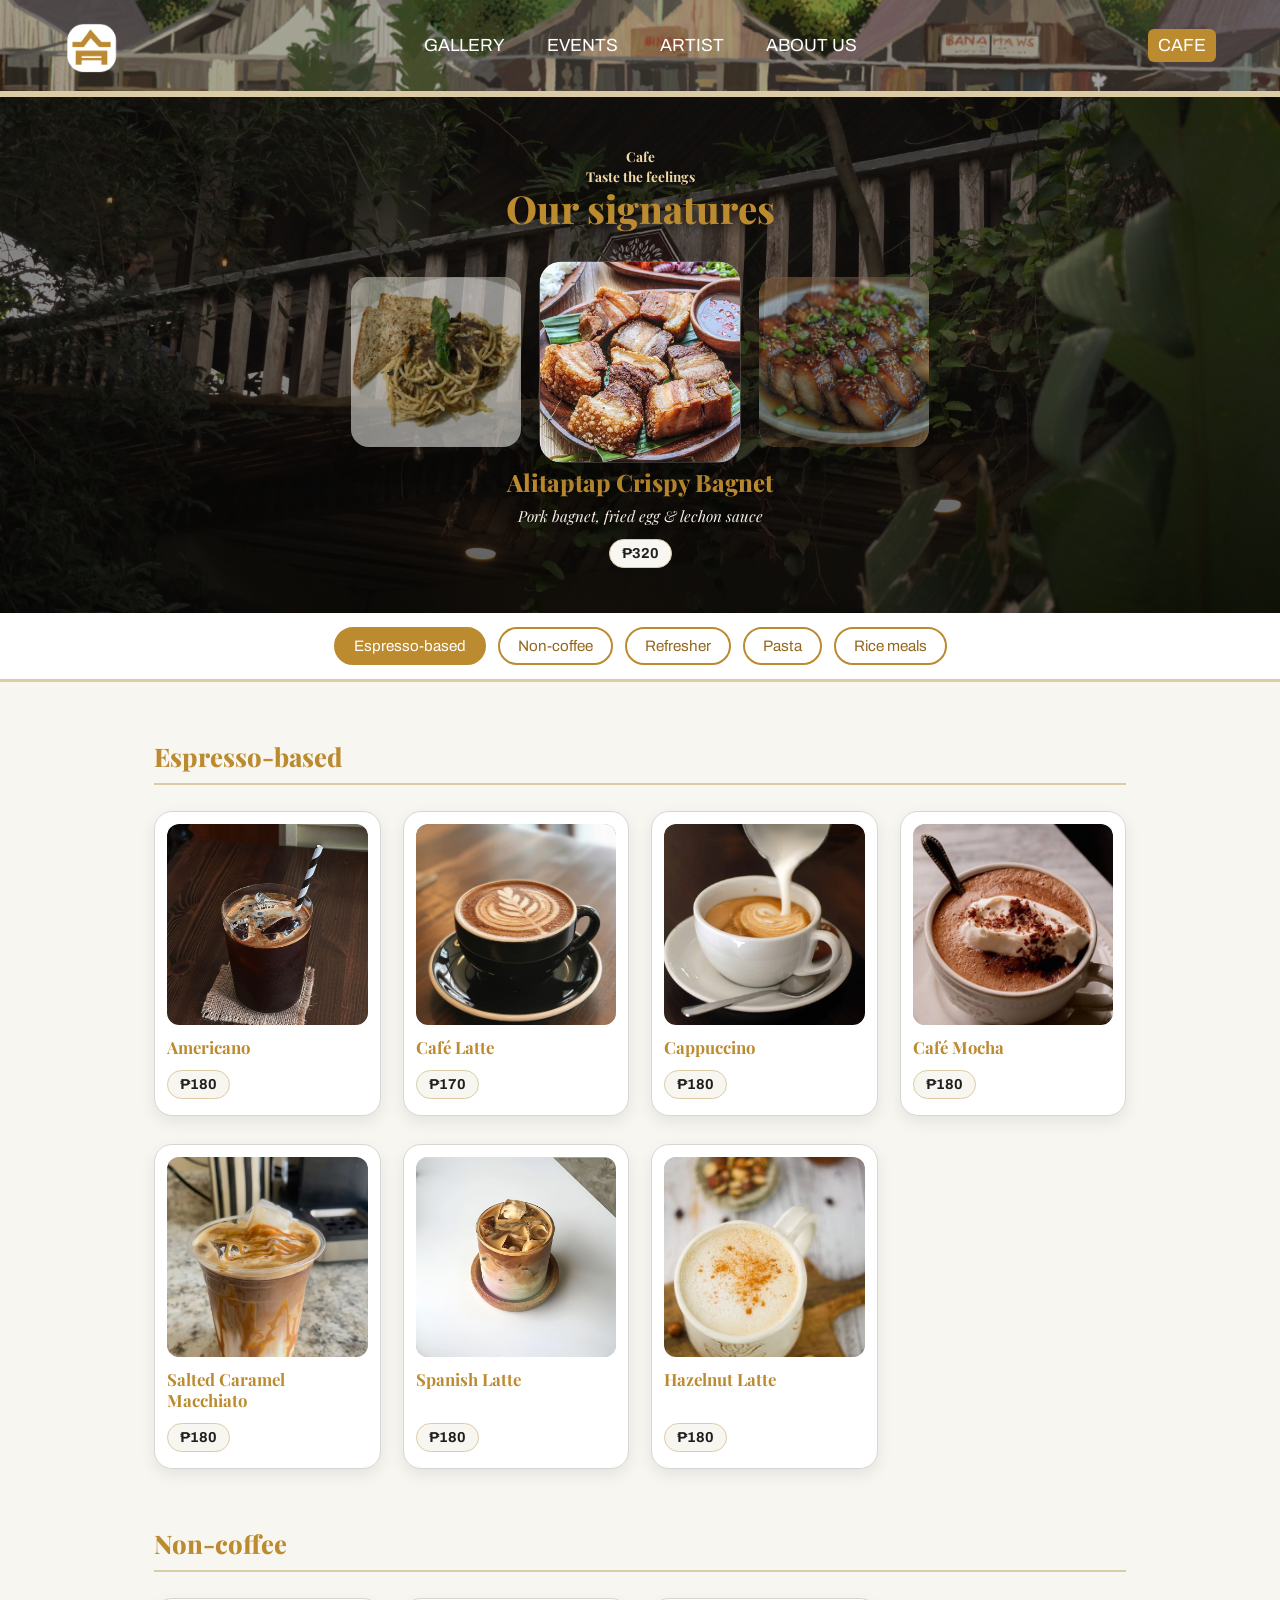
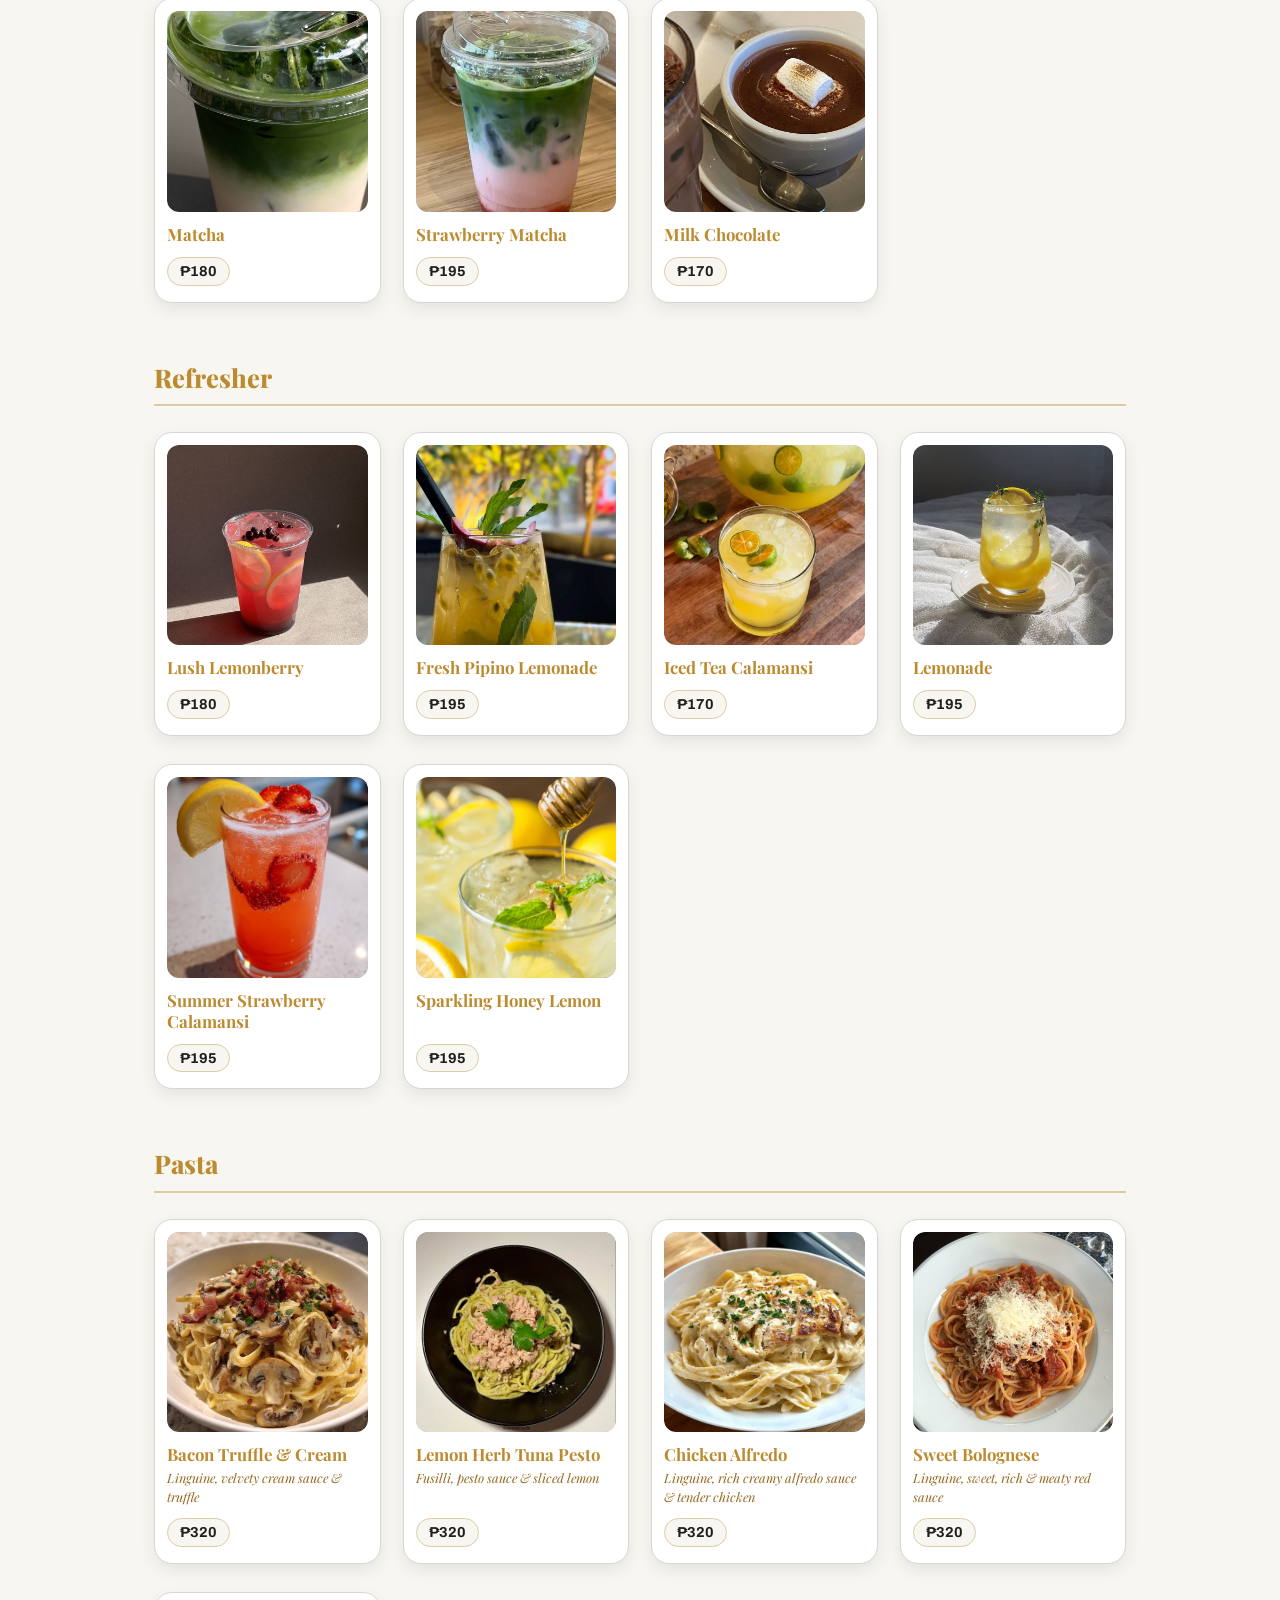
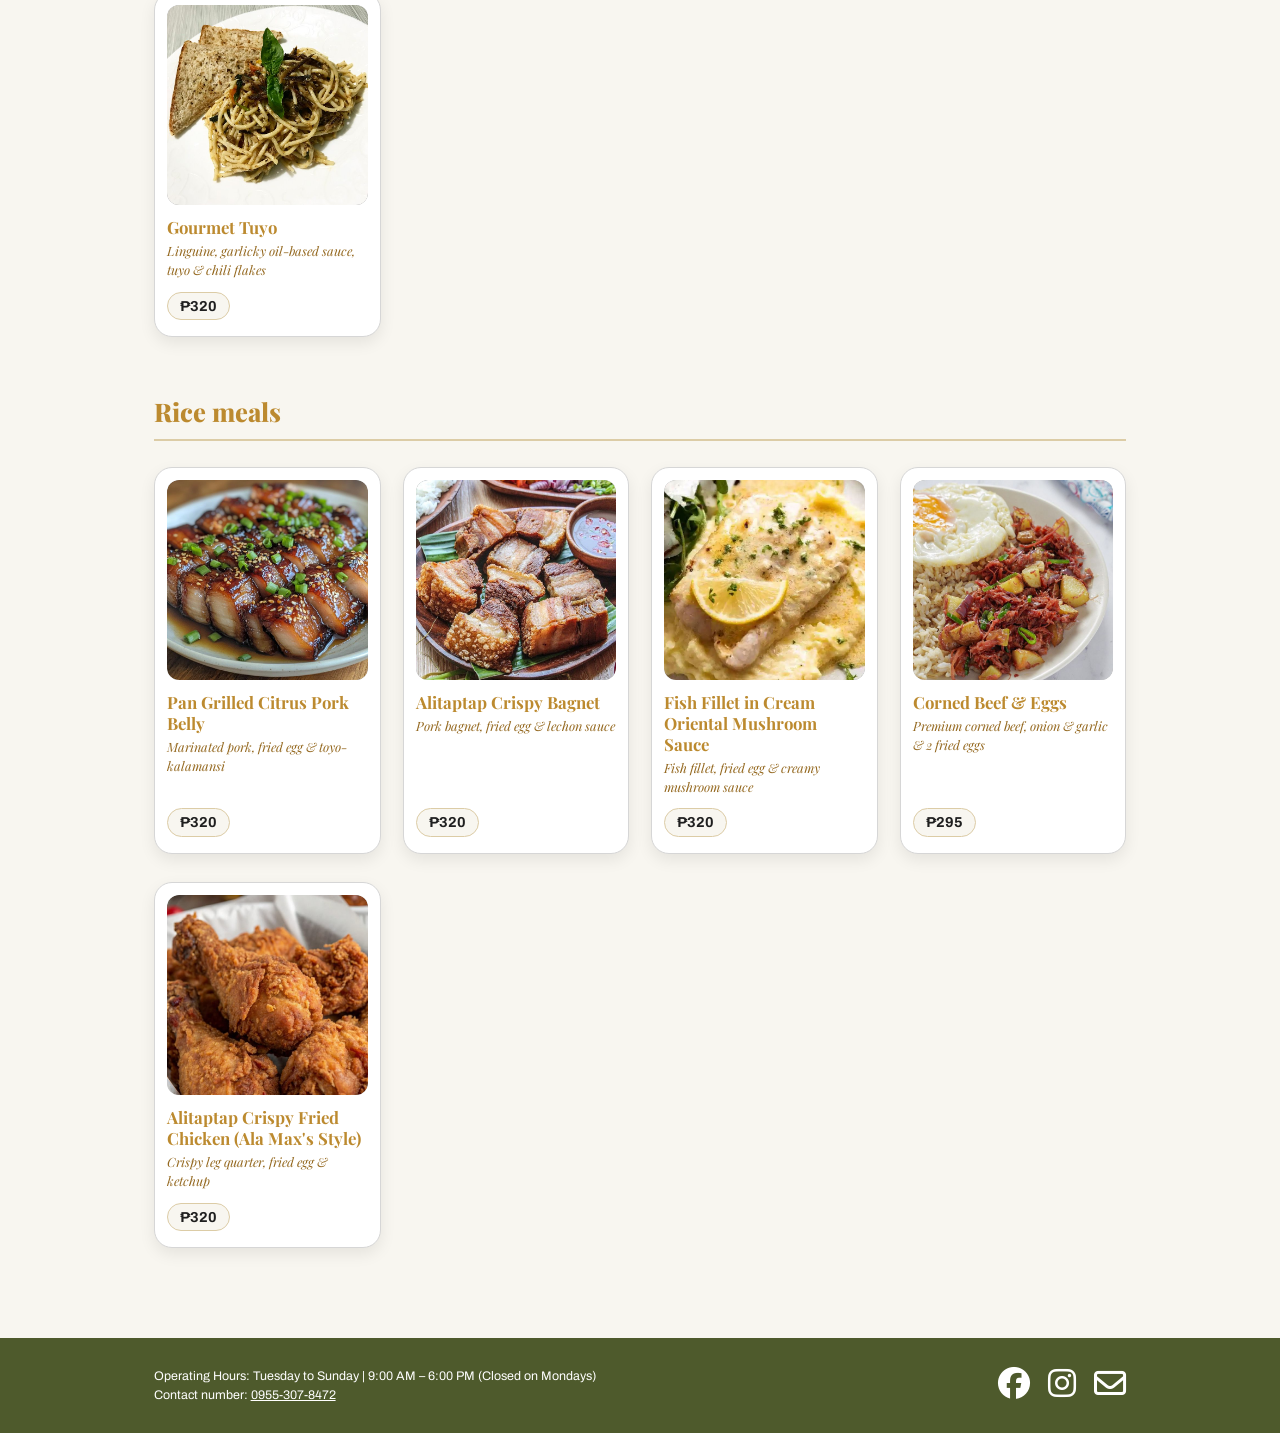
<file: cafe.html>
<!DOCTYPE html>
<html lang="en">

<head>
    <meta charset="UTF-8">
    <meta name="viewport" content="width=device-width, initial-scale=1.0">
    <title>Cafe - Alitaptap Artists Community</title>

    <link rel="apple-touch-icon" sizes="180x180" href="Favicon/apple-touch-icon.png">
    <link rel="icon" type="image/png" sizes="32x32" href="Favicon/favicon-32x32.png">
    <link rel="icon" type="image/png" sizes="16x16" href="Favicon/favicon-16x16.png">
    <link rel="manifest" href="Favicon/site.webmanifest">

    <link rel="stylesheet" href="https://cdnjs.cloudflare.com/ajax/libs/font-awesome/6.5.2/css/all.min.css">
    <link rel="stylesheet" href="style.css">
    <script src="menu.js" defer></script>
    <style>
        header.cafe-header {
            background:
                linear-gradient(rgba(0, 0, 0, .35), rgba(0, 0, 0, .35)),
                url("Pictures/banners/4.jpg") center / cover no-repeat;
        }

        .product-card .img-box img,
        .signature-pick .img-box img {
            width: 100%;
            height: 100%;
            object-fit: cover;
            display: block;
            border-radius: inherit;
        }

        .signatures {
            position: relative;
            overflow: hidden;
            isolation: isolate;
            padding-top: 50px;
            padding-bottom: 45px;
        }
        .signatures .sig-bg {
            position: absolute;
            inset: 0;
            z-index: -1;
        }
        .signatures .sig-bg img {
            position: absolute;
            inset: 0;
            width: 100%;
            height: 100%;
            object-fit: cover;
            opacity: 0;
            transform: scale(1.04);
            transition: opacity 1.2s ease, transform 6s ease;
        }
        .signatures .sig-bg img.active {
            opacity: 1;
            transform: scale(1);
        }
        .signatures .sig-bg::after {
            content: "";
            position: absolute;
            inset: 0;
            background: linear-gradient(180deg, rgba(0, 0, 0, .55) 0%, rgba(0, 0, 0, .45) 45%, rgba(0, 0, 0, .65) 100%);
        }

        .signatures .subhead { color: #f1d9a6; }
        .signatures h2,
        .signatures #sigName {
            color: var(--gold);
            text-shadow: 0 2px 12px rgba(0, 0, 0, .5);
        }
        .signatures h2 { margin-bottom: 24px; }
        .signatures #sigDesc {
            color: #f5efe4;
            text-shadow: 0 1px 8px rgba(0, 0, 0, .6);
        }
        .signatures .signature-info { margin-top: 18px; }

        @media (prefers-reduced-motion: reduce) {
            .signatures .sig-bg img { transition: none; transform: none; }
        }

        @media (max-width: 900px) {
            .menu-browse .menu-tabs {
                gap: 8px !important;
                padding-top: 10px !important;
                padding-bottom: 10px !important;
            }
            .menu-browse .menu-tabs .menu-tab {
                padding: 7px 16px !important;
                font-size: .95rem !important;
                border-width: 1.5px !important;
                min-height: 0 !important;
                line-height: 1.2 !important;
            }
        }
        @media (max-width: 520px) {
            .menu-browse .menu-tabs { gap: 6px !important; }
            .menu-browse .menu-tabs .menu-tab {
                padding: 6px 13px !important;
                font-size: .85rem !important;
            }
        }
    </style>
</head>

<body>

    <header class="cafe-header">
        <div class="logo-area">
            <a href="index.html"><img src="Pictures/logo.png" alt="Alitaptap Artists Community logo"></a>
        </div>
        <nav>
            <a href="gallery.html">GALLERY</a>
            <a href="events.html">EVENTS</a>
            <a href="artists.html">ARTIST</a>
            <a href="about.html">ABOUT US</a>
        </nav>
        <a href="cafe.html" class="nav-cafe active">CAFE</a>
    </header>

    <section class="signatures">
        <div class="sig-bg" id="sigBg" aria-hidden="true"></div>

        <span class="subhead">Cafe</span>
        <span class="subhead">Taste the feelings</span>
        <h2>Our signatures</h2>
        <div class="signature-row" id="signatureRow"></div>
        <div class="signature-info" aria-live="polite">
            <h3 id="sigName"></h3>
            <p id="sigDesc"></p>
            <div class="product-prices" id="sigPrice"></div>
        </div>
    </section>

    <section class="menu-browse">
        <div class="menu-tabs" id="menuTabs" role="tablist" aria-label="Menu categories"></div>
        <div id="menuSections"></div>
    </section>

    <footer>
        <div class="footer-info">
            <p>Operating Hours: Tuesday to Sunday | 9:00 AM – 6:00 PM (Closed on Mondays)</p>
            <p>Contact number: <a href="tel:+639553078472">0955-307-8472</a></p>
        </div>
        <div class="socials">
            <a href="https://www.facebook.com/AlitaptapArtistsCommunity" target="_blank" rel="noopener" aria-label="Facebook">
                <i class="fa-brands fa-facebook"></i>
            </a>
            <a href="https://www.instagram.com/alitaptapartcafe/" target="_blank" rel="noopener" aria-label="Instagram">
                <i class="fa-brands fa-instagram"></i>
            </a>
            <a href="mailto:alitaptapartistcommunity@gmail.com" aria-label="Email">
                <i class="fa-regular fa-envelope"></i>
            </a>
        </div>
    </footer>

    <script>
        const CAFE_BG_FOLDER = 'Pictures/Cafe/';
        const CAFE_BG_PHOTOS = [
            'cafe-sign.jpg',      
            'cafe-terrace.jpg',   
            'cafe-tables.jpg',    
            'cafe-counter.jpg'    
        ];
        const CAFE_BG_SECONDS = 8;  

        (function () {
            const bg = document.getElementById('sigBg');
            bg.innerHTML = CAFE_BG_PHOTOS.map((file, i) =>
                `<img src="${encodeURI(CAFE_BG_FOLDER + file)}" alt="" class="${i === 0 ? 'active' : ''}"
                      onerror="console.warn('Background photo not found:', '${file}')">`
            ).join('');

            const slides = bg.querySelectorAll('img');
            if (slides.length < 2) return;
            if (window.matchMedia('(prefers-reduced-motion: reduce)').matches) return;

            let current = 0;
            setInterval(() => {
                slides[current].classList.remove('active');
                current = (current + 1) % slides.length;
                slides[current].classList.add('active');
            }, CAFE_BG_SECONDS * 1000);
        })();

        const IMG_FOLDERS = [
            'Pictures/Cafe/',
            'Pictures/Cafe/Cafe-Pictures/'
        ];

        const SIZE_LABELS = ['', ''];

        const MENU = [
            { id: 'espresso', name: 'Espresso-based', items: [
                { name: 'Americano', prices: [180], img: 'Americano.jpg' },
                { name: 'Café Latte', prices: [170], img: 'Cafe Latte.jpg' },
                { name: 'Cappuccino', prices: [180], img: 'Cappuccino.jpg' },
                { name: 'Café Mocha', prices: [180], img: 'Cafe Mocha.jpg' },
                { name: 'Salted Caramel Macchiato', prices: [180], img: 'Salted Caramel Macchiato.jpg' },
                { name: 'Spanish Latte', prices: [180], img: 'Spanish Latte.jpg' },
                { name: 'Hazelnut Latte', prices: [180], img: 'Hazelnut Latte.jpg' }
            ]},
            { id: 'noncoffee', name: 'Non-coffee', items: [
                { name: 'Matcha', prices: [180], img: 'Matcha.jpg' },
                { name: 'Strawberry Matcha', prices: [195], img: 'Starwberry Match.jpg' },
                { name: 'Milk Chocolate', prices: [170], img: 'Milk Chocolate.jpg' }
            ]},
            { id: 'refresher', name: 'Refresher', items: [
                { name: 'Lush Lemonberry', prices: [180], img: 'lush lemonberry.jpg' },
                { name: 'Fresh Pipino Lemonade', prices: [195], img: 'fresh pipino lemonade.jpg' },
                { name: 'Iced Tea Calamansi', prices: [170], img: 'iced tea calamansi.jpg' },
                { name: 'Lemonade', prices: [195], img: 'lemonade.jpg' },
                { name: 'Summer Strawberry Calamansi', prices: [195], img: 'summerstrawberrycalamansi.jpg' },
                { name: 'Sparkling Honey Lemon', prices: [195], img: 'sparkling honey lemon.jpg' }
            ]},
            { id: 'pasta', name: 'Pasta', items: [
                { name: 'Bacon Truffle & Cream', desc: 'Linguine, velvety cream sauce & truffle', prices: [320], img: 'bacontruffle.jpg' },
                { name: 'Lemon Herb Tuna Pesto', desc: 'Fusilli, pesto sauce & sliced lemon', prices: [320], img: 'lemonherb.jpg' },
                { name: 'Chicken Alfredo', desc: 'Linguine, rich creamy alfredo sauce & tender chicken', prices: [320], img: 'alfredo.jpg' },
                { name: 'Sweet Bolognese', desc: 'Linguine, sweet, rich & meaty red sauce', prices: [320], img: 'bolognese.jpg' },
                { name: 'Gourmet Tuyo', desc: 'Linguine, garlicky oil-based sauce, tuyo & chili flakes', prices: [320], img: 'tuyo.jpg' }
            ]},
            { id: 'rice-meals', name: 'Rice meals', items: [
                { name: 'Pan Grilled Citrus Pork Belly', desc: 'Marinated pork, fried egg & toyo-kalamansi', prices: [320], img: 'porkbelly.jpg' },
                { name: 'Alitaptap Crispy Bagnet', desc: 'Pork bagnet, fried egg & lechon sauce', prices: [320], img: 'crispybagnet.jpg' },
                { name: 'Fish Fillet in Cream Oriental Mushroom Sauce', desc: 'Fish fillet, fried egg & creamy mushroom sauce', prices: [320], img: 'fishfillet.jpg' },
                { name: 'Corned Beef & Eggs', desc: 'Premium corned beef, onion & garlic & 2 fried eggs', prices: [295], img: 'cornbeef.jpg' },
                { name: "Alitaptap Crispy Fried Chicken (Ala Max's Style)", desc: 'Crispy leg quarter, fried egg & ketchup', prices: [320], img: 'friedchicken.jpg' }
            ]}
        ];

        const SIGNATURES = ['Gourmet Tuyo', 'Alitaptap Crispy Bagnet', 'Pan Grilled Citrus Pork Belly'];

        const allItems = MENU.flatMap(c => c.items);

        function tryNextFolder(el) {
            const next = Number(el.dataset.try) + 1;
            if (next < IMG_FOLDERS.length) {
                el.dataset.try = next;
                el.src = encodeURI(IMG_FOLDERS[next] + el.dataset.file);
            } else {
                console.warn('Photo not found in any folder:', el.dataset.file);
                el.parentElement.textContent = '(picture of food)';
            }
        }

        function imgHTML(item, fallback) {
            if (!item.img) return fallback;
            const src = encodeURI(IMG_FOLDERS[0] + item.img);
            return `<img src="${src}" data-file="${item.img}" data-try="0"
                         alt="${item.name.replace(/"/g, '&quot;')}" onerror="tryNextFolder(this)">`;
        }

        function priceHTML(prices) {
            return prices.map((p, i) => {
                if (p == null) return '';
                const label = SIZE_LABELS[i] ? `<small>${SIZE_LABELS[i]}</small>` : '';
                return `<span class="price-chip">${label}₱${p}</span>`;
            }).join('');
        }

        function cardHTML(item) {
            return `
                <article class="product-card">
                    <div class="img-box">${imgHTML(item, '(picture of food)')}</div>
                    <h4>${item.name}</h4>
                    ${item.desc ? `<p class="product-desc">${item.desc}</p>` : ''}
                    <div class="product-prices">${priceHTML(item.prices)}</div>
                </article>`;
        }

        const tabsEl = document.getElementById('menuTabs');
        const sectionsEl = document.getElementById('menuSections');

        tabsEl.innerHTML = MENU.map(c =>
            `<button class="menu-tab" role="tab" data-target="${c.id}">${c.name}</button>`
        ).join('');

        sectionsEl.innerHTML = MENU.map(c => `
            <section class="menu-category" id="${c.id}">
                <div class="menu-category-head">
                    <h3>${c.name}</h3>
                </div>
                <div class="product-grid">${c.items.map(cardHTML).join('')}</div>
            </section>`
        ).join('');

        const sigItems = SIGNATURES.map(n => allItems.find(i => i.name === n)).filter(Boolean);
        const sigRow = document.getElementById('signatureRow');

        sigRow.innerHTML = sigItems.map((item, i) => `
            <button class="signature-pick" data-index="${i}" aria-label="${item.name}">
                <div class="img-box">${imgHTML(item, '(picture of food)')}</div>
            </button>`
        ).join('');

        function showSignature(i) {
            const item = sigItems[i];
            sigRow.querySelectorAll('.signature-pick').forEach(b =>
                b.classList.toggle('active', Number(b.dataset.index) === i));
            document.getElementById('sigName').textContent = item.name;
            document.getElementById('sigDesc').textContent = item.desc || '';
            document.getElementById('sigPrice').innerHTML = priceHTML(item.prices);
        }
        sigRow.addEventListener('click', e => {
            const btn = e.target.closest('.signature-pick');
            if (btn) showSignature(Number(btn.dataset.index));
        });
        showSignature(Math.floor(sigItems.length / 2));

        const header = document.querySelector('header');
        const tabs = tabsEl.querySelectorAll('.menu-tab');
        const sections = sectionsEl.querySelectorAll('.menu-category');

        function setHeaderHeight() {
            document.documentElement.style.setProperty('--header-h', header.offsetHeight + 'px');
        }
        setHeaderHeight();
        window.addEventListener('resize', setHeaderHeight);
        window.addEventListener('load', setHeaderHeight);
        new ResizeObserver(setHeaderHeight).observe(header);  

        function setActiveTab(id) {
            tabs.forEach(t => {
                const on = t.dataset.target === id;
                t.classList.toggle('active', on);
                t.setAttribute('aria-selected', on);
                if (on) {
                    tabsEl.scrollTo({
                        left: t.offsetLeft - tabsEl.clientWidth / 2 + t.offsetWidth / 2,
                        behavior: 'smooth'
                    });
                }
            });
        }

        tabsEl.addEventListener('click', e => {
            const tab = e.target.closest('.menu-tab');
            if (!tab) return;
            document.getElementById(tab.dataset.target).scrollIntoView({ behavior: 'smooth' });
        });

        let ticking = false;
        function updateSpy() {
            const line = header.offsetHeight + tabsEl.offsetHeight + 20;
            let current = sections[0].id;
            sections.forEach(s => {
                if (s.getBoundingClientRect().top <= line) current = s.id;
            });
            setActiveTab(current);
            ticking = false;
        }
        window.addEventListener('scroll', () => {
            if (!ticking) { requestAnimationFrame(updateSpy); ticking = true; }
        });
        updateSpy();
    </script>
</body>
</html>
</file>
<file: style.css>
@import url('https://fonts.googleapis.com/css2?family=Archivo:wght@400;500;600;700&family=Playfair+Display:ital,wght@0,400;0,600;0,700;0,800;1,700&display=swap');

:root {
  --olive: #4E5A2C;
  --gold: #BC8A2F;
  --gold-dark: #94681F;
  --tan: #DCCCA6;
  --cream: #F8F6F0;
  --placeholder: #B3B3B3;
  --text: #1F1F1F;
  --radius: 18px;
  --shadow: 0 12px 28px rgba(0, 0, 0, .18);
  --serif: "Playfair Display", Georgia, serif;
  --sans: "Archivo", Arial, sans-serif;
}

*, *::before, *::after { box-sizing: border-box; }
html { scroll-behavior: smooth; }
body {
  margin: 0;
  font-family: var(--sans);
  color: var(--text);
  background: #fff;
  line-height: 1.45;
}
img { max-width: 100%; display: block; }
a { color: inherit; }
[hidden] { display: none !important; }

header {
  position: sticky;
  top: 0;
  z-index: 100;
  display: grid;
  grid-template-columns: 1fr auto 1fr;  
  align-items: center;
  gap: 24px;
  padding: 18px 5%;
  background: var(--olive);
  border-bottom: 4px solid var(--tan);
}
.logo-area { justify-self: start; }
.logo-area a { display: block; }
.logo-area img { height: 55px; width: auto; }

nav {
  justify-self: center;
  display: flex;
  align-items: center;
  justify-content: center;
  flex-wrap: wrap;
  gap: 22px;
}
nav a,
.nav-cafe {
  color: #fff;
  font-size: 1.1rem;
  text-decoration: none;
  padding: 4px 10px;
  border-radius: 6px;
  transition: background .2s;
}
.nav-cafe { justify-self: end; }
nav a:hover { background: rgba(188, 138, 47, .55); }
nav a.active,
.nav-cafe { background: var(--gold); }
.nav-cafe:hover { background: var(--gold-dark); }

.hero-banner-wrapper,
header.home-banner {
  background:
    linear-gradient(rgba(0, 0, 0, .35), rgba(0, 0, 0, .35)),
    url("Pictures/banners/1.png") center / cover no-repeat,
    url("Pictures/banners/1.jpg") center / cover no-repeat,
    url("Pictures/banners/1.jpeg") center / cover no-repeat;
  border-bottom: 4px solid var(--tan);  
}
.hero-banner-wrapper .overlay-header {
  position: relative;
  background: transparent;
  border-bottom: none;
}

header.artists-header {
  background:
    linear-gradient(rgba(0, 0, 0, .35), rgba(0, 0, 0, .35)),
    url("Pictures/banners/4.png") center / cover no-repeat,
    url("Pictures/banners/4.jpg") center / cover no-repeat,
    url("Pictures/banners/4.jpeg") center / cover no-repeat;
}
.hero-banner-wrapper nav a,
.artists-header nav a,
.home-banner nav a { text-shadow: 0 1px 3px rgba(0, 0, 0, .6); }

h1, h2, h3 { font-family: var(--serif); color: var(--gold); margin: 0; }
h1 { font-size: clamp(2rem, 4vw, 2.8rem); font-weight: 800; line-height: 1.1; }
h2 { font-size: clamp(1.8rem, 3.5vw, 2.4rem); font-weight: 800; line-height: 1.15; margin-bottom: 6px; }
.subhead {
  display: block;
  font-family: var(--serif);
  font-weight: 700;
  font-size: .85rem;
  color: var(--gold);
}
.intro { max-width: 640px; font-size: .9rem; margin: 0; }

.page-content { padding: 70px 7%; }
.cream { background: var(--cream); }
.section {
  padding: 70px 7%;
  background: var(--cream);
  border-top: 2px solid var(--tan);
}
.section.white { background: #fff; }
.section-end { display: flex; justify-content: flex-end; margin-top: 40px; }

.btn {
  display: inline-block;
  background: var(--gold);
  color: #fff;
  font: inherit;
  font-size: 1rem;
  text-decoration: none;
  padding: 6px 20px;
  border: none;
  border-radius: 8px;
  cursor: pointer;
  box-shadow: 0 4px 10px rgba(0, 0, 0, .15);
  transition: background .2s, transform .2s;
}
.btn:hover { background: var(--gold-dark); transform: translateY(-1px); }
.btn.active { background: var(--gold-dark); box-shadow: inset 0 0 0 2px #fff, 0 4px 10px rgba(0,0,0,.15); }

.filter-bar {
  display: flex;
  justify-content: center;
  flex-wrap: wrap;
  gap: 14px 40px;
  padding: 16px 5%;
  background: #fff;
  border-top: 3px solid var(--tan);
  border-bottom: 3px solid var(--tan);
}
.filter-bar.tight { gap: 12px; }

.img-box {
  display: flex;
  align-items: center;
  justify-content: center;
  aspect-ratio: 1 / 1;
  background: var(--placeholder);
  border-radius: var(--radius);
  overflow: hidden;
  font-size: .72rem;
  color: #333;
  text-align: center;
}
.img-box img { width: 100%; height: 100%; object-fit: cover; }

.hero-section { padding: 70px 7%; background: var(--cream); }
.hero-container {
  display: grid;
  grid-template-columns: 1.1fr 1fr;
  gap: 28px;
  max-width: 1100px;
  margin: 0 auto;
}
.hero-imageplaceholder {
  aspect-ratio: 16 / 10;
  background: var(--placeholder);
  border-radius: var(--radius);
  overflow: hidden;
  display: flex;
  align-items: center;
  justify-content: center;
  font-size: .75rem;
}
.hero-imageplaceholder img { width: 100%; height: 100%; object-fit: cover; }
.hero-caption { font-size: .85rem; margin: 12px 0 0; }
.hero-text-content p { font-size: .9rem; margin: 6px 0 0; }
.hero-actions { display: flex; flex-wrap: wrap; gap: 16px; margin-top: 20px; }
.video-box {
  margin-top: 20px;
  aspect-ratio: 16 / 9;
  border-radius: 8px;
  overflow: hidden;
  background: #000;
}
.video-box iframe { width: 100%; height: 100%; border: 0; display: block; }

.mosaic {
  display: grid;
  grid-template-columns: repeat(4, 1fr);
  gap: 14px;
  max-width: 900px;
  margin: 50px auto 0;
}
.mosaic .img-box { aspect-ratio: auto; height: 240px; }
.mosaic .wide { grid-column: span 2; }

.gallery-grid {
  display: grid;
  grid-template-columns: repeat(12, 1fr);
  gap: 50px 16px;
  max-width: 900px;
  margin: 60px auto 0;
}
.gallery-grid .item-card { grid-column: span 4; }
.gallery-grid .item-card:nth-child(6n+4),
.gallery-grid .item-card:nth-child(6n+6) { grid-column: span 3; }
.gallery-grid .item-card:nth-child(6n+5) { grid-column: span 6; }
.gallery-grid .img-box { aspect-ratio: auto; height: 230px; }

.item-card { text-decoration: none; color: var(--text); }
.item-card h4 { margin: 8px 0 0; font-size: .8rem; font-weight: 700; }
.item-card p { margin: 0; font-size: .72rem; }

.grid-container {
  display: grid;
  grid-template-columns: repeat(3, 180px);
  justify-content: center;
  gap: 55px 36px;
  margin-top: 50px;
}
.artist-card { display: block; transition: transform .2s; }
a.artist-card:hover { transform: translateY(-4px); }
.artist-card .img-box { width: 180px; height: 180px; border-radius: 4px; }
.artist-card h4 { font-size: .95rem; margin-top: 8px; }
.artist-card p { font-size: .9rem; }

.event-card-wide, .event-list 
.about-hero {
  display: grid;
  grid-template-columns: 30% 1fr;
  max-width: 870px;
  margin: 0 auto 46px;
}

.event-card-wide,
.about-hero {
  display: grid;
  grid-template-columns: 30% 1fr;
  max-width: 870px;
  margin: 0 auto 46px;
}

.event-card-wide > .img-box,
.about-hero > .img-box {
  aspect-ratio: auto;
  min-height: 205px;
  border-radius: 20px;
  box-shadow: var(--shadow);
  position: relative;
  z-index: 1;
}

.event-info,
.about-card {
  display: flex;
  flex-direction: column;
  background: #fff;
  border: 1px solid #c4c4c4;
  border-radius: 20px;
  padding: 16px 28px 16px 18px;
  box-shadow: var(--shadow);
}
.event-info .date {
  font-family: var(--serif);
  font-weight: 700;
  font-size: .8rem;
  color: var(--gold);
}
.event-info h3 { font-size: clamp(1.4rem, 2.6vw, 2rem); font-weight: 800; line-height: 1.2; margin: 4px 0 6px; }
.event-info p { font-size: .85rem; margin: 0; }
.read-more {
  margin-top: auto;
  padding-top: 14px;
  align-self: flex-end;
  font-size: .72rem;
  color: #9B7A3A;
}

.about-hero { max-width: 730px; }
.about-hero > .img-box { min-height: 300px; }
.about-card { background: var(--cream); justify-content: center; padding: 30px 18px; }
.about-card blockquote {
  margin: 18px 0 0;
  font-family: var(--serif);
  font-size: .82rem;
  text-align: justify;
}
.about-card .attribution { font-family: var(--serif); font-size: .82rem; margin: 4px 0 0; }

.location-section {
  padding: 70px 14%;
  background: var(--cream);
  border-top: 3px solid var(--tan);
}
.location-section h3 { font-size: 1.1rem; margin-bottom: 10px; }
.map-box {
  height: 240px;
  background: var(--placeholder);
  border-radius: 14px;
  overflow: hidden;
}
.map-box iframe { width: 100%; height: 100%; border: 0; }
.address { font-family: var(--serif); font-weight: 700; color: var(--gold); margin: 14px 0 50px; }
.location-section p { font-size: .88rem; text-align: justify; }

.cafe-hero {
  height: 330px;
  background: var(--placeholder);
  display: flex;
  align-items: center;
  justify-content: center;
  font-size: 1.4rem;
  overflow: hidden;
}
.cafe-hero img { width: 100%; height: 100%; object-fit: cover; }

.cafe-hero img { width: 100%; height: 100%; object-fit: cover; }

.menu-section { padding: 80px 7%; background: var(--cream); }
.menu-card {
  display: grid;
  grid-template-columns: 1fr 30%;
  max-width: 870px;
  margin: 0 auto;
}
.menu-card.media-left { grid-template-columns: 30% 1fr; }
.menu-card.media-left .menu-media { order: -1; }
.menu-card.no-media { grid-template-columns: 1fr; }
.menu-body {
  background: #fff;
  border: 1px solid #bdbdbd;
  border-radius: 22px;
  padding: 18px 40px 30px;
  box-shadow: var(--shadow);
}
.menu-media {
  display: flex;
  align-items: center;
  justify-content: center;
  min-height: 310px;
  background: var(--placeholder);
  border-radius: 22px;
  box-shadow: var(--shadow);
  overflow: hidden;
  font-size: .7rem;
}
.menu-media img { width: 100%; height: 100%; object-fit: cover; }
.menu-body h3 { text-align: center; font-size: 1rem; margin: 6px 0 10px; }
.menu-body h3:not(:first-child) { margin-top: 18px; }
.menu-table { width: 100%; border-collapse: collapse; }
.menu-table td { padding: 2px 6px; vertical-align: top; }
.menu-table.spaced td { padding: 7px 6px; }
.menu-table .item {
  font-family: var(--serif);
  font-weight: 700;
  font-size: .95rem;
  color: var(--gold);
}
.menu-table .item small { display: block; font-size: .85rem; font-style: italic; }
.menu-table .price { width: 70px; text-align: right; font-weight: 700; white-space: nowrap; }

.detail-layout {
  display: grid;
  grid-template-columns: minmax(0, 455px) 1fr;
  gap: 36px;
  max-width: 1000px;
  margin: 0 auto;
  padding: 100px 5% 60px;
}
.detail-layout > .img-box { aspect-ratio: auto; min-height: 520px; border-radius: 22px; }
.detail-text .meta { font-family: var(--serif); font-size: 1.4rem; margin: 0; }
.detail-text p { font-size: 1rem; }
.related { max-width: 1000px; margin: 0 auto; padding: 0 5% 60px; }
.related h3 { color: var(--text); font-weight: 400; font-size: 1.4rem; margin-bottom: 26px; }
.related-grid { display: grid; grid-template-columns: repeat(3, 200px); gap: 14px; }

.artists-artworks-section {
  max-width: 1000px;
  margin: 0 auto;
  padding: 10px 0 20px;
}
.artists-artworks-section h3 {
  font-family: var(--serif);
  font-weight: 400;
  font-size: 1.4rem;
  color: var(--text);
  margin-bottom: 26px;
}
.grid-3 {
  display: grid;
  grid-template-columns: repeat(3, 1fr);
  gap: 16px;
}
.artwork-thumb img {
  width: 100%;
  aspect-ratio: 1 / 1;
  object-fit: cover;
  border-radius: var(--radius);
  background: var(--placeholder);
}
.artwork-thumb p {
  margin: 8px 0 0;
  font-size: .8rem;
}

footer {
  display: flex;
  align-items: center;
  justify-content: space-between;
  flex-wrap: wrap;
  gap: 18px;
  padding: 24px 12%;
  background: var(--olive);
  color: #fff;
  font-size: .78rem;
}
footer p { margin: 0; }
.socials { display: flex; gap: 18px; font-size: 2rem; }
.socials a { color: #fff; text-decoration: none; transition: opacity .2s; }
.socials a:hover { opacity: .75; }

@media (max-width: 900px) {
  header { grid-template-columns: 1fr auto; padding: 14px 4%; row-gap: 12px; }
  nav { grid-column: 1 / -1; grid-row: 2; gap: 10px; }
  nav a, .nav-cafe { font-size: .95rem; }

  .hero-container,
  .detail-layout { grid-template-columns: 1fr; }

  .mosaic { grid-template-columns: repeat(2, 1fr); }
  .mosaic .img-box { height: 170px; }

  .gallery-grid { grid-template-columns: repeat(2, 1fr); gap: 30px 14px; }
  .gallery-grid .item-card:nth-child(n) { grid-column: span 1; }
  .gallery-grid .img-box { height: 180px; }

  .grid-container { grid-template-columns: repeat(2, 160px); }
  .artist-card .img-box { width: 160px; height: 160px; }

  .event-card-wide,
  .about-hero,
  .menu-card,
  .menu-card.media-left { grid-template-columns: 1fr; }
  .menu-card .menu-media { order: -1; min-height: 200px; margin-bottom: -10px; }
  .menu-body { padding: 18px 20px 26px; }

  .location-section { padding: 60px 7%; }
  footer { flex-direction: column; text-align: center; padding: 24px 7%; }
  .related-grid { grid-template-columns: repeat(2, 1fr); }
}

@media (max-width: 700px) {
  .grid-3 { grid-template-columns: 1fr; }
}

@media (max-width: 520px) {
  .gallery-grid,
  .grid-container { grid-template-columns: 1fr; justify-items: center; }
  .artist-card .img-box { width: 220px; height: 220px; }
  .filter-bar { gap: 10px; }
}

.video-link {
  position: relative;
  display: block;
  width: 100%;
  height: 100%;
}
.video-link img {
  width: 100%;
  height: 100%;
  object-fit: cover;
  transition: opacity .2s;
}
.video-link:hover img { opacity: .85; }
.play-btn {
  position: absolute;
  inset: 0;
  margin: auto;
  width: 70px;
  height: 48px;
  display: flex;
  align-items: center;
  justify-content: center;
  background: #FF0000;
  color: #fff;
  font-size: 1.3rem;
  border-radius: 12px;
  box-shadow: 0 4px 12px rgba(0, 0, 0, .3);
  transition: transform .2s;
}
.video-link:hover .play-btn { transform: scale(1.1); }

.menu-intro { text-align: center; }
.menu-intro .intro { margin: 0 auto; }

.signatures {
  padding: 70px 7%;
  background: #fff;
  border-top: 2px solid var(--tan);
  text-align: center;
}
.signature-row {
  display: flex;
  justify-content: center;
  align-items: center;
  gap: 34px;
  margin-top: 46px;
}
.signature-pick {
  background: none;
  border: 0;
  padding: 0;
  cursor: pointer;
  opacity: .55;
  transition: transform .25s, opacity .25s;
}
.signature-pick .img-box {
  width: 170px;
  height: 170px;
  aspect-ratio: auto;
  box-shadow: var(--shadow);
}
.signature-pick:hover { opacity: .85; }
.signature-pick.active { opacity: 1; transform: scale(1.18); }
.signature-pick:focus-visible { outline: 3px solid var(--gold); outline-offset: 6px; border-radius: var(--radius); }
.signature-info { max-width: 520px; margin: 50px auto 0; }
.signature-info h3 { font-size: 1.5rem; font-weight: 800; }
.signature-info p {
  font-family: var(--serif);
  font-style: italic;
  font-size: .95rem;
  color: var(--gold-dark);
  margin: 6px 0 0;
}
.signature-info .product-prices { justify-content: center; }

.menu-browse {
  background: var(--cream);
  padding: 0 0 90px;
}

.menu-heading { text-align: center; padding: 0 7%; }

.menu-tabs {
  position: sticky;
  top: var(--header-h, 95px);
  z-index: 50;
  display: flex;
  gap: 12px;
  overflow-x: auto;
  margin-top: 0%;
  padding: 14px 5%;
  background: #fff;
  border-bottom: 3px solid var(--tan);
  scrollbar-width: none;
}

.menu-tabs::-webkit-scrollbar { display: none; }
.menu-tab {
  flex: 0 0 auto;
  font: inherit;
  font-size: .95rem;
  white-space: nowrap;
  padding: 6px 18px;
  border: 2px solid var(--gold);
  border-radius: 999px;
  background: #fff;
  color: var(--gold-dark);
  cursor: pointer;
  transition: background .2s, color .2s;
}
.menu-tab:first-child { margin-left: auto; }   /* centered when it fits, scrollable when it doesn't */
.menu-tab:last-child { margin-right: auto; }
.menu-tab:hover { background: var(--tan); }
.menu-tab.active { background: var(--gold); color: #fff; }

.menu-category {
  max-width: 1100px;
  margin: 0 auto;
  padding: 56px 5% 0;
  scroll-margin-top: calc(var(--header-h, 95px) + 70px);
}
.menu-category-head {
  display: flex;
  align-items: baseline;
  justify-content: space-between;
  gap: 12px;
  padding-bottom: 8px;
  border-bottom: 2px solid var(--tan);
}
.menu-category h3 { font-size: 1.6rem; font-weight: 800; }
.cat-count { margin: 0; font-size: .8rem; color: #6b6b6b; }

.product-grid {
  display: grid;
  grid-template-columns: repeat(auto-fill, minmax(190px, 1fr));
  gap: 28px 22px;
  margin-top: 26px;
}
.product-card {
  display: flex;
  flex-direction: column;
  background: #fff;
  border: 1px solid #d6d6d6;
  border-radius: var(--radius);
  padding: 12px 12px 16px;
  box-shadow: 0 6px 16px rgba(0, 0, 0, .08);
  transition: transform .2s, box-shadow .2s;
}
.product-card:hover { transform: translateY(-4px); box-shadow: var(--shadow); }
.product-card .img-box { border-radius: 12px; }
.product-card h4 {
  margin: 12px 0 0;
  font-family: var(--serif);
  font-size: 1.05rem;
  font-weight: 700;
  line-height: 1.25;
  color: var(--gold);
}
.product-desc {
  margin: 4px 0 0;
  font-family: var(--serif);
  font-style: italic;
  font-size: .8rem;
  color: var(--gold-dark);
}
.product-prices {
  display: flex;
  flex-wrap: wrap;
  gap: 8px;
  margin-top: auto;
  padding-top: 12px;
}
.price-chip {
  font-weight: 700;
  font-size: .9rem;
  padding: 3px 12px;
  background: var(--cream);
  border: 1px solid var(--tan);
  border-radius: 999px;
}
.price-chip small { font-weight: 500; color: #6b6b6b; margin-right: 5px; }

@media (max-width: 600px) {
  .signature-row { gap: 14px; }
  .signature-pick .img-box { width: 92px; height: 92px; }
  .signature-pick.active { transform: scale(1.12); }
  .product-grid { grid-template-columns: repeat(2, 1fr); gap: 16px 12px; }
  .product-card { padding: 8px 8px 12px; }
  .product-card h4 { font-size: .9rem; }
  .menu-category h3 { font-size: 1.3rem; }
}

.page-content:has(+ .page-content) { padding-bottom: 0; }  
.page-content + .page-content { padding-top: 60px; }        

@media (max-width: 600px) {
  .signature-row { gap: 14px; }
  .signature-pick .img-box { width: 92px; height: 92px; }
  .signature-pick.active { transform: scale(1.12); }
  .product-grid { grid-template-columns: repeat(2, 1fr); gap: 16px 12px; }
  .product-card { padding: 8px 8px 12px; }
  .product-card h4 { font-size: .9rem; }
  .menu-category h3 { font-size: 1.3rem; }
} 

.sig-showcase { text-align: center; }

.slideshow { position: relative; }
.slideshow .slide {
  position: absolute;
  inset: 0;
  opacity: 0;
  transition: opacity .8s ease;
}
.slideshow .slide.active { opacity: 1; }

.slide-arrow {
  position: absolute;
  top: 50%;
  translate: 0 -50%;
  z-index: 2;
  width: 38px;
  height: 38px;
  display: flex;
  align-items: center;
  justify-content: center;
  border: 0;
  border-radius: 50%;
  background: rgba(255, 255, 255, .8);
  color: var(--text);
  cursor: pointer;
  opacity: 0;
  transition: opacity .25s, background .2s;
}
.slide-arrow.prev { left: 12px; }
.slide-arrow.next { right: 12px; }
.slideshow:hover .slide-arrow,
.slide-arrow:focus-visible { opacity: 1; }
.slide-arrow:hover { background: #fff; }

.slide-dots {
  position: absolute;
  bottom: 12px;
  left: 50%;
  translate: -50% 0;
  z-index: 2;
  display: flex;
  gap: 8px;
}
.slide-dot {
  width: 9px;
  height: 9px;
  padding: 0;
  border: 0;
  border-radius: 50%;
  background: rgba(255, 255, 255, .55);
  cursor: pointer;
  transition: background .2s, transform .2s;
}
.slide-dot.active { background: var(--gold); transform: scale(1.25); }

.product-card .img-box img,
.signature-pick .img-box img {
    width: 100%;
    height: 100%;
    object-fit: cover;
    display: block;
    border-radius: inherit;
}

.about-hero .slideshow {
    position: relative;
    overflow: hidden;
    padding: 0;
    background: none;
}
.about-hero .slideshow .slide {
    position: absolute;
    inset: 0;
    width: 100%;
    height: 100%;
    object-fit: cover;
}

.artists-header ~ .detail-layout {
  grid-template-columns: minmax(0, 319px) 1fr;  
}
.artists-header ~ .detail-layout > .img-box {
  min-height: 364px;                            
}

@media (max-width: 900px) {
  .artists-header ~ .detail-layout { grid-template-columns: 1fr; }
  .artists-header ~ .detail-layout > .img-box {
    width: 100%;
    max-width: 319px;     
  }
}

.gallery-grid .item-card { cursor: zoom-in; }
.gallery-grid .img-box img { transition: transform .35s ease; }
.gallery-grid .item-card:hover .img-box img { transform: scale(1.05); }
.gallery-grid .item-card:focus-visible {
  outline: 3px solid var(--gold);
  outline-offset: 4px;
  border-radius: var(--radius);
}

.lightbox {
  position: fixed;
  inset: 0;
  z-index: 1000;
  display: flex;
  align-items: center;
  justify-content: center;
  padding: 40px 80px;
  background: rgba(0, 0, 0, .88);
  opacity: 0;
  visibility: hidden;
  transition: opacity .25s, visibility .25s;
}
.lightbox.open { opacity: 1; visibility: visible; }
.lightbox figure {
  margin: 0;
  display: flex;
  flex-direction: column;
  align-items: center;
  max-width: 100%;
}
.lightbox img {
  max-width: 100%;
  max-height: calc(100vh - 170px);
  object-fit: contain;
  border-radius: 8px;
  box-shadow: 0 20px 50px rgba(0, 0, 0, .5);
  transform: scale(.95);
  transition: transform .25s;
}
.lightbox.open img { transform: scale(1); }
.lightbox figcaption { margin-top: 14px; text-align: center; color: #fff; }
.lightbox figcaption h4 {
  margin: 0;
  font-family: var(--serif);
  font-size: 1.3rem;
  color: var(--gold);
}
.lightbox figcaption p { margin: 2px 0 0; font-size: .9rem; opacity: .85; }

.lb-btn {
  position: absolute;
  width: 46px;
  height: 46px;
  display: flex;
  align-items: center;
  justify-content: center;
  border: 0;
  border-radius: 50%;
  background: rgba(255, 255, 255, .15);
  color: #fff;
  font-size: 1.2rem;
  cursor: pointer;
  transition: background .2s;
}
.lb-btn:hover,
.lb-btn:focus-visible { background: var(--gold); }
.lb-close { top: 20px; right: 20px; }
.lb-prev { left: 18px; top: 50%; translate: 0 -50%; }
.lb-next { right: 18px; top: 50%; translate: 0 -50%; }
body.lb-lock { overflow: hidden; }   

@media (max-width: 600px) {
  .lightbox { padding: 70px 12px 90px; }
  .lb-prev, .lb-next { top: auto; bottom: 20px; translate: none; }
  .lb-prev { left: calc(50% - 56px); }
  .lb-next { right: calc(50% - 56px); }
}
</file>
